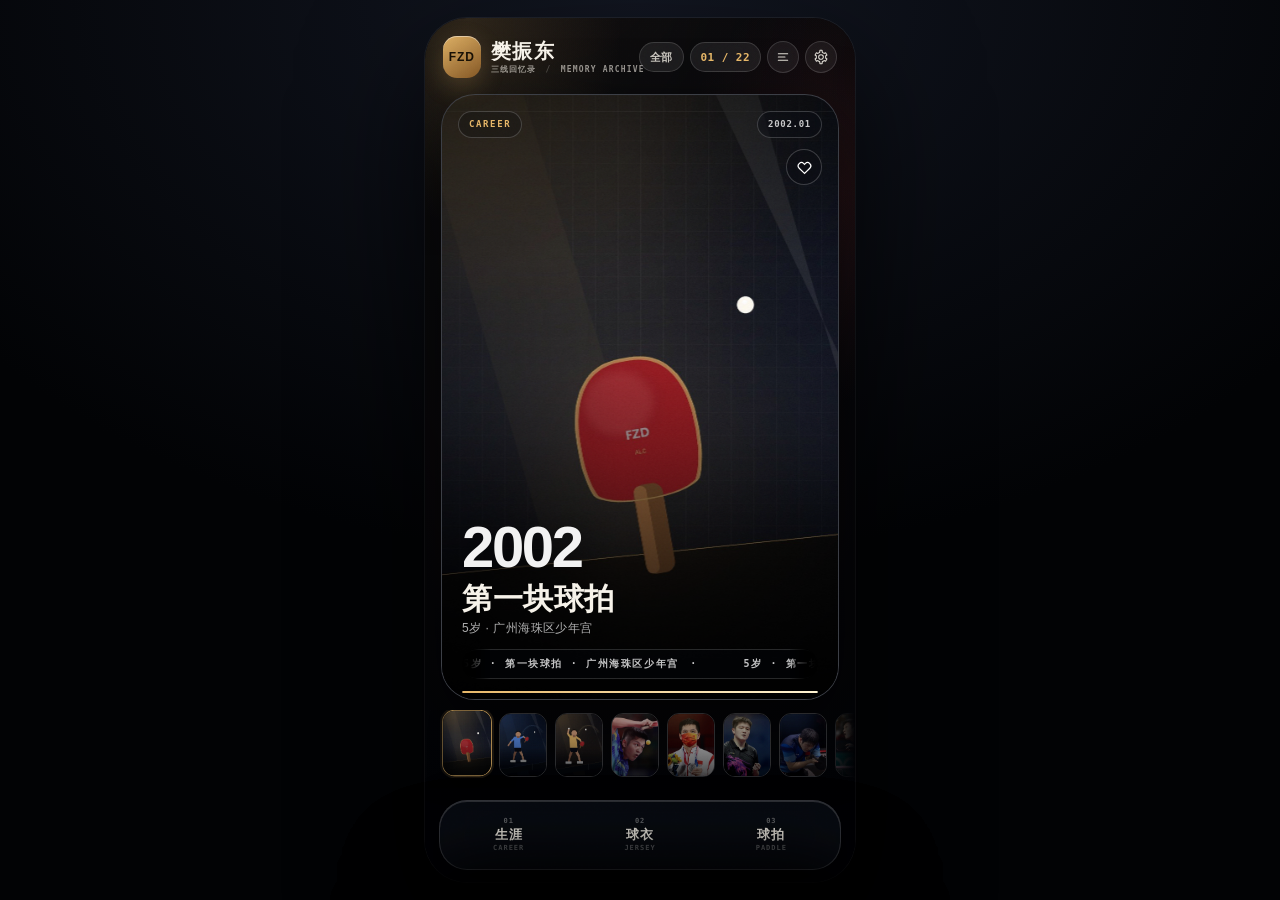
<file: web/index.html>
<!DOCTYPE html>
<html lang="zh-CN">
<head>
  <meta charset="UTF-8" />
  <meta name="viewport" content="width=device-width, initial-scale=1, viewport-fit=cover, user-scalable=no" />
  <meta name="theme-color" content="#06070c" />
  <meta name="apple-mobile-web-app-capable" content="yes" />
  <meta name="apple-mobile-web-app-status-bar-style" content="black-translucent" />
  <meta name="apple-mobile-web-app-title" content="樊振东" />
  <meta name="description" content="樊振东 · 三线回忆录：生涯、球衣与球拍的数字记忆档案。" />
  <link rel="manifest" href="manifest.webmanifest" />
  <link rel="apple-touch-icon" href="assets/icon-192.png" />
  <link rel="stylesheet" href="styles.css" />
  <title>樊振东 · 三线回忆录</title>
</head>
<body>
  <div class="app" id="app">
    <div class="ambient" id="ambient"></div>
    <div class="ambient-tint"></div>
    <div class="grain"></div>

    <header class="topbar">
      <div class="brand">
        <span class="brand-mark">FZD</span>
        <div class="brand-copy">
          <h1>樊振东</h1>
          <p>三线回忆录 <span>/</span> MEMORY ARCHIVE</p>
        </div>
      </div>
      <div class="top-actions">
        <button class="glass-pill" id="allBtn" type="button">全部</button>
        <span class="progress-pill" id="progressText">01 / 22</span>
        <button class="icon-btn" id="timelineBtn" aria-label="时间线" type="button">
          <svg viewBox="0 0 24 24"><path d="M5 7h14M5 12h10M5 17h14"/></svg>
        </button>
        <button class="icon-btn" id="settingsBtn" aria-label="设置" type="button">
          <svg viewBox="0 0 24 24"><path d="M12 8.5A3.5 3.5 0 1 0 12 15.5A3.5 3.5 0 1 0 12 8.5M19 12c0-.5 0-1-.1-1.5l2-1.5-2-3.4-2.3 1a7 7 0 0 0-2.6-1.5L13.6 2h-3.2l-.4 3.1A7 7 0 0 0 7.4 6.6l-2.3-1-2 3.4 2 1.5a7 7 0 0 0 0 3l-2 1.5 2 3.4 2.3-1a7 7 0 0 0 2.6 1.5l.4 3.1h3.2l.4-3.1a7 7 0 0 0 2.6-1.5l2.3 1 2-3.4-2-1.5c.1-.5.1-1 .1-1.5Z"/></svg>
        </button>
      </div>
    </header>

    <main class="stage">
      <section class="hero-shell">
        <div class="hero-card" id="heroCard" role="button" tabindex="0" aria-label="打开当前回忆">
          <img id="heroImg" class="hero-img" alt="" />
          <div class="hero-shade"></div>
          <div class="hero-top">
            <span class="line-tag" id="heroLine">CAREER</span>
            <span class="date-tag" id="heroDate">2002.01</span>
          </div>
          <button class="fav-btn" id="favBtn" type="button" aria-label="收藏">
            <svg viewBox="0 0 24 24"><path d="M12 20.3 4.5 13a4.6 4.6 0 0 1 0-6.5 4.6 4.6 0 0 1 6.5 0l1 1 1-1a4.6 4.6 0 0 1 6.5 0 4.6 4.6 0 0 1 0 6.5Z"/></svg>
          </button>
          <div class="hero-bottom">
            <div class="hero-year" id="heroYear">2002</div>
            <h2 id="heroTitle">第一块球拍</h2>
            <p id="heroSubtitle">5岁 · 广州海珠区少年宫</p>
            <div class="marquee" aria-hidden="true"><div class="marquee-track" id="marqueeTrack"></div></div>
          </div>
          <div class="progress-line"><span id="progressLine"></span></div>
        </div>
      </section>

      <div class="filmstrip-wrap">
        <div class="filmstrip" id="filmstrip"></div>
      </div>
    </main>

    <nav class="dock" aria-label="回忆线选择">
      <button class="dock-btn" data-line="career" type="button">
        <span class="dock-no">01</span><span class="dock-label">生涯</span><span class="dock-en">CAREER</span>
      </button>
      <button class="dock-btn" data-line="jersey" type="button">
        <span class="dock-no">02</span><span class="dock-label">球衣</span><span class="dock-en">JERSEY</span>
      </button>
      <button class="dock-btn" data-line="paddle" type="button">
        <span class="dock-no">03</span><span class="dock-label">球拍</span><span class="dock-en">PADDLE</span>
      </button>
    </nav>

    <div class="toast" id="toast"></div>
  </div>

  <div class="backdrop" id="backdrop"></div>

  <aside class="sheet detail-sheet" id="detailSheet" aria-hidden="true">
    <div class="sheet-handle"></div>
    <button class="sheet-close" data-close type="button" aria-label="关闭">×</button>
    <div class="detail-scroll" id="detailScroll">
      <div class="detail-hero">
        <img id="detailImg" alt="" />
        <div class="detail-hero-shade"></div>
        <div class="detail-hero-meta">
          <span class="line-tag" id="detailLine">CAREER</span>
          <span class="date-tag" id="detailDate">2002.01</span>
        </div>
        <div class="detail-hero-title">
          <span id="detailYear">2002</span>
          <h2 id="detailTitle">第一块球拍</h2>
        </div>
      </div>
      <div class="detail-body">
        <p class="detail-sub" id="detailSubtitle"></p>
        <p class="detail-desc" id="detailDesc"></p>
        <blockquote id="detailQuote"></blockquote>
        <div class="detail-tags" id="detailTags"></div>
        <div class="detail-extra" id="detailExtra"></div>
        <div class="note-card">
          <div class="note-head"><span>我的回忆手记</span><span id="noteStatus">自动保存</span></div>
          <textarea id="noteInput" rows="4" maxlength="240" placeholder="写下你与这段记忆的连接…"></textarea>
          <div class="note-actions">
            <button id="saveNoteBtn" class="primary-btn" type="button">保存手记</button>
            <button id="detailFavBtn" class="ghost-btn" type="button">收藏这段</button>
          </div>
        </div>
        <div class="detail-source" id="detailSource"></div>
        <div class="detail-nav">
          <button id="prevBtn" type="button">← 上一段</button>
          <button id="nextBtn" type="button">下一段 →</button>
        </div>
      </div>
    </div>
  </aside>

  <aside class="sheet timeline-sheet" id="timelineSheet" aria-hidden="true">
    <div class="sheet-handle"></div>
    <button class="sheet-close" data-close type="button" aria-label="关闭">×</button>
    <div class="sheet-head">
      <p class="eyebrow">THE LONG VIEW</p>
      <h2>一条时间线</h2>
      <p class="sheet-desc">把 22 段记忆按时间排好，从第一块球拍到当下。</p>
    </div>
    <div class="timeline-filters" id="timelineFilters">
      <button class="chip active" data-tl="all" type="button">全部</button>
      <button class="chip" data-tl="career" type="button">生涯</button>
      <button class="chip" data-tl="jersey" type="button">球衣</button>
      <button class="chip" data-tl="paddle" type="button">球拍</button>
    </div>
    <div class="timeline-list" id="timelineList"></div>
  </aside>

  <aside class="sheet settings-sheet" id="settingsSheet" aria-hidden="true">
    <div class="sheet-handle"></div>
    <button class="sheet-close" data-close type="button" aria-label="关闭">×</button>
    <div class="sheet-head">
      <p class="eyebrow">SETTINGS</p>
      <h2>回忆设置</h2>
    </div>
    <div class="settings-body">
      <label class="setting-row">
        <span><strong>减少动态效果</strong><small>关闭自动播放与流动字幕</small></span>
        <input type="checkbox" id="motionToggle" />
        <i class="switch"></i>
      </label>
      <button class="setting-row as-button" id="clearDataBtn" type="button">
        <span><strong>清空收藏与手记</strong><small>只清除本地数据，不影响照片</small></span>
        <span class="chevron">›</span>
      </button>
      <div class="journey-card">
        <div class="journey-head"><span>探索进度</span><strong id="journeyCount">0 / 22</strong></div>
        <div class="journey-bar"><span id="journeyBar"></span></div>
        <p id="journeyHint">继续探索，解锁隐藏回忆。</p>
        <p id="achievementText" class="achievement"></p>
      </div>
      <div class="about-card">
        <p class="eyebrow">ABOUT THIS ARCHIVE</p>
        <p>这是一份独立完成的课程作品，以“生涯 / 球衣 / 球拍”三条线回看樊振东。照片来自公开报道，仅用于课程学习；插画与界面为原创。</p>
        <p class="credit-line">Photo credits: 新华社 / 人民日报 / 新浪体育 / 萨尔布吕肯俱乐部。版权归原作者所有。</p>
        <p class="credit-line">Fan Zhendong Memory Archive · 2026 · v1.0</p>
      </div>
    </div>
  </aside>

  <script src="data.js"></script>
  <script src="app.js"></script>
</body>
</html>
</file>
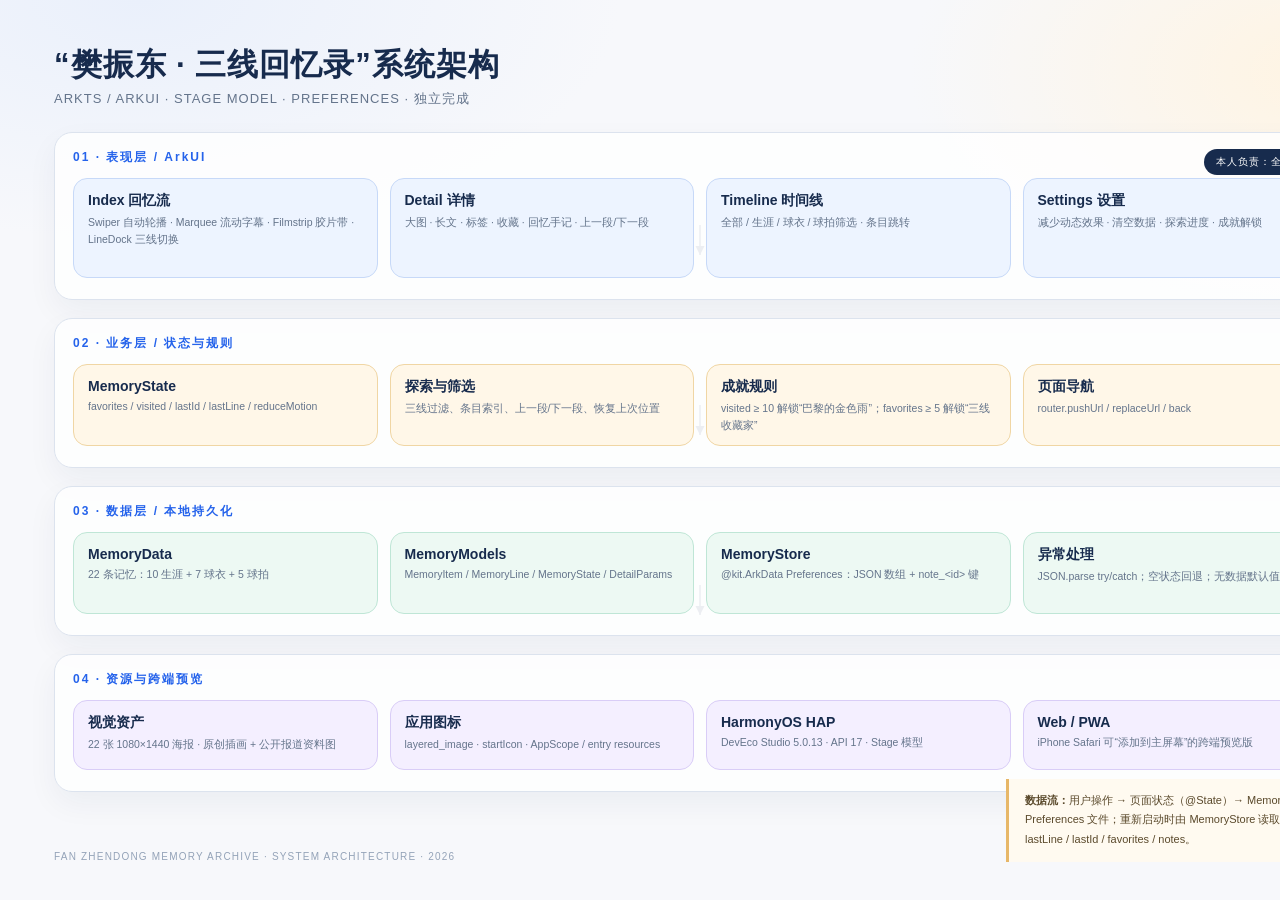
<file: docs/architecture.html>
<!DOCTYPE html>
<html lang="zh-CN"><head><meta charset="utf-8"><style>
*{box-sizing:border-box}body{margin:0;background:#f7f8fb;font-family:"Microsoft YaHei","PingFang SC",sans-serif;color:#172b4d}
.canvas{width:1400px;height:900px;padding:44px 54px;position:relative;background:
 radial-gradient(800px 400px at 10% 0%, #eaf0fb, transparent 60%),
 radial-gradient(700px 400px at 95% 8%, #fff4e2, transparent 60%), #f7f8fb;}
h1{font-size:31px;margin:0 0 4px;letter-spacing:1px}p.sub{margin:0 0 24px;color:#64748b;font-size:13px;letter-spacing:1px}
.layer{position:relative;border-radius:18px;border:1px solid #dce3ee;background:rgba(255,255,255,.82);padding:16px 18px;margin-bottom:18px;box-shadow:0 12px 30px rgba(23,43,77,.05)}
.layer h2{font-size:12px;margin:0 0 12px;color:#2563eb;letter-spacing:2px}
.row{display:flex;gap:12px;align-items:stretch}
.box{flex:1;border-radius:14px;padding:13px 14px;background:#fff;border:1px solid #dfe6f1;min-height:62px}
.box strong{display:block;font-size:14px;margin-bottom:4px}.box span{display:block;font-size:10.5px;color:#64748b;line-height:1.6}
.blue{background:#edf4ff;border-color:#c7d9f8}.gold{background:#fff7e8;border-color:#f0d6a4}.green{background:#edf9f3;border-color:#bfe6d6}.violet{background:#f4efff;border-color:#d9cdf7}
.badge{position:absolute;right:18px;top:16px;background:#172b4d;color:#fff;border-radius:999px;padding:6px 12px;font-size:10px;letter-spacing:1px}
.note{position:absolute;right:54px;bottom:38px;width:340px;border-left:3px solid #e7b768;background:#fffaf0;border-radius:0 12px 12px 0;padding:12px 16px;font-size:11px;line-height:1.8;color:#5b4a2c}
.footer{position:absolute;left:54px;bottom:38px;font-size:10px;color:#94a3b8;letter-spacing:1.2px}
svg{position:absolute;inset:0;width:1400px;height:900px;pointer-events:none;z-index:0}
</style></head><body><div class="canvas">
<svg>
<defs><marker id="a" markerWidth="8" markerHeight="8" refX="6" refY="3" orient="auto"><path d="M0,0 L6,3 L0,6" fill="#94a3b8"/></marker></defs>
<path d="M700 225 L700 255" stroke="#94a3b8" stroke-width="1.5" marker-end="url(#a)"/>
<path d="M700 405 L700 435" stroke="#94a3b8" stroke-width="1.5" marker-end="url(#a)"/>
<path d="M700 585 L700 615" stroke="#94a3b8" stroke-width="1.5" marker-end="url(#a)"/>
</svg>
<h1>“樊振东 · 三线回忆录”系统架构</h1>
<p class="sub">ARKTS / ARKUI · STAGE MODEL · PREFERENCES · 独立完成</p>

<div class="layer" style="height:168px">
  <div class="badge">本人负责：全部模块</div>
  <h2>01 · 表现层 / ArkUI</h2>
  <div class="row" style="height:100px">
    <div class="box blue"><strong>Index 回忆流</strong><span>Swiper 自动轮播 · Marquee 流动字幕 · Filmstrip 胶片带 · LineDock 三线切换</span></div>
    <div class="box blue"><strong>Detail 详情</strong><span>大图 · 长文 · 标签 · 收藏 · 回忆手记 · 上一段/下一段</span></div>
    <div class="box blue"><strong>Timeline 时间线</strong><span>全部 / 生涯 / 球衣 / 球拍筛选 · 条目跳转</span></div>
    <div class="box blue"><strong>Settings 设置</strong><span>减少动态效果 · 清空数据 · 探索进度 · 成就解锁</span></div>
  </div>
</div>

<div class="layer" style="height:150px">
  <h2>02 · 业务层 / 状态与规则</h2>
  <div class="row" style="height:82px">
    <div class="box gold"><strong>MemoryState</strong><span>favorites / visited / lastId / lastLine / reduceMotion</span></div>
    <div class="box gold"><strong>探索与筛选</strong><span>三线过滤、条目索引、上一段/下一段、恢复上次位置</span></div>
    <div class="box gold"><strong>成就规则</strong><span>visited ≥ 10 解锁“巴黎的金色雨”；favorites ≥ 5 解锁“三线收藏家”</span></div>
    <div class="box gold"><strong>页面导航</strong><span>router.pushUrl / replaceUrl / back</span></div>
  </div>
</div>

<div class="layer" style="height:150px">
  <h2>03 · 数据层 / 本地持久化</h2>
  <div class="row" style="height:82px">
    <div class="box green"><strong>MemoryData</strong><span>22 条记忆：10 生涯 + 7 球衣 + 5 球拍</span></div>
    <div class="box green"><strong>MemoryModels</strong><span>MemoryItem / MemoryLine / MemoryState / DetailParams</span></div>
    <div class="box green"><strong>MemoryStore</strong><span>@kit.ArkData Preferences：JSON 数组 + note_&lt;id&gt; 键</span></div>
    <div class="box green"><strong>异常处理</strong><span>JSON.parse try/catch；空状态回退；无数据默认值</span></div>
  </div>
</div>

<div class="layer" style="height:138px;margin-bottom:0">
  <h2>04 · 资源与跨端预览</h2>
  <div class="row" style="height:70px">
    <div class="box violet"><strong>视觉资产</strong><span>22 张 1080×1440 海报 · 原创插画 + 公开报道资料图</span></div>
    <div class="box violet"><strong>应用图标</strong><span>layered_image · startIcon · AppScope / entry resources</span></div>
    <div class="box violet"><strong>HarmonyOS HAP</strong><span>DevEco Studio 5.0.13 · API 17 · Stage 模型</span></div>
    <div class="box violet"><strong>Web / PWA</strong><span>iPhone Safari 可“添加到主屏幕”的跨端预览版</span></div>
  </div>
</div>

<div class="note"><b>数据流：</b>用户操作 → 页面状态（@State）→ MemoryStore → Preferences 文件；重新启动时由 MemoryStore 读取并恢复 lastLine / lastId / favorites / notes。</div>
<div class="footer">FAN ZHENDONG MEMORY ARCHIVE · SYSTEM ARCHITECTURE · 2026</div>
</div></body></html>
</file>
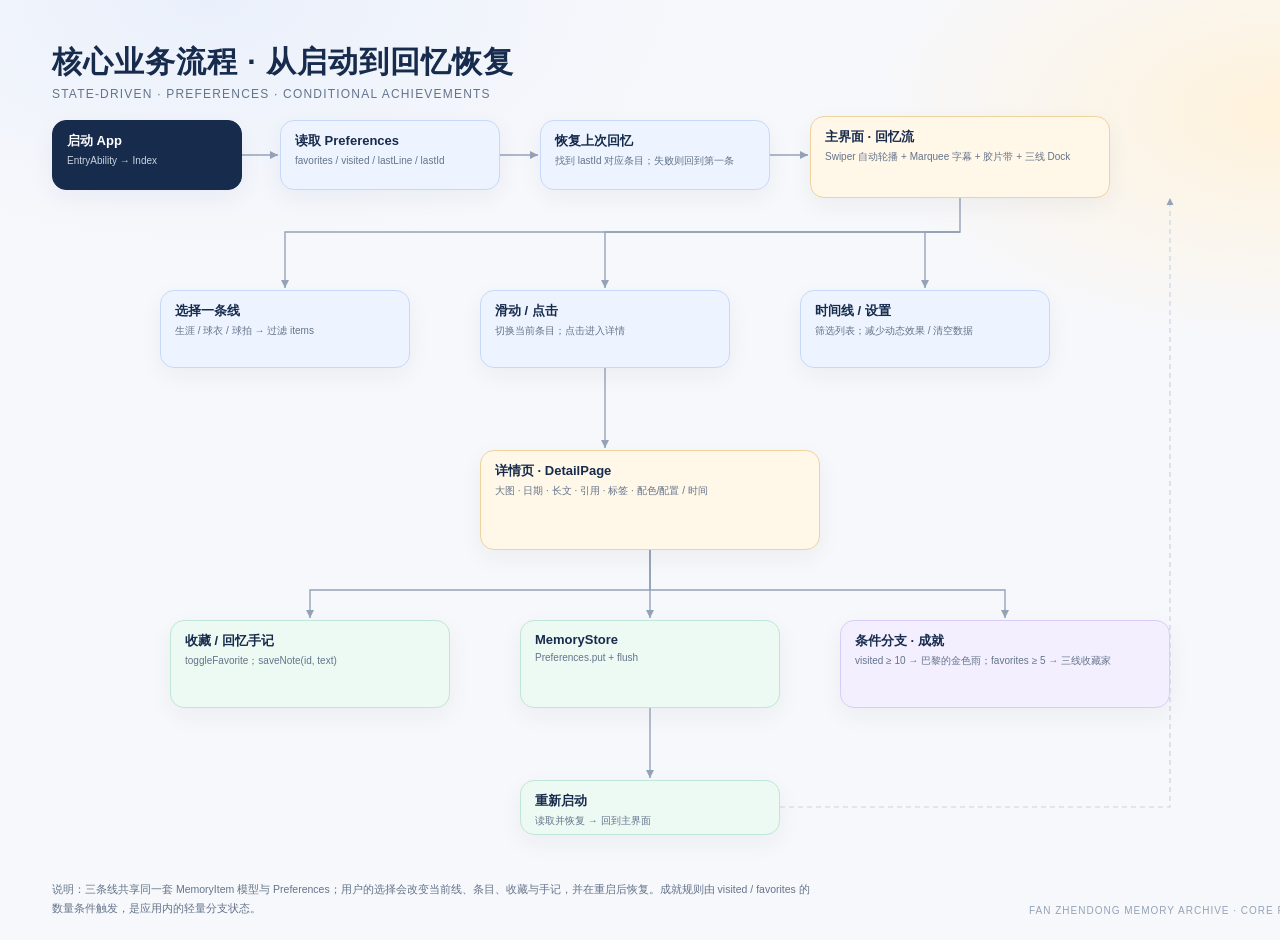
<file: docs/flow.html>
<!DOCTYPE html>
<html lang="zh-CN"><head><meta charset="utf-8"><style>
*{box-sizing:border-box}body{margin:0;background:#f7f8fb;font-family:"Microsoft YaHei","PingFang SC",sans-serif;color:#172b4d}
.canvas{width:1400px;height:940px;position:relative;padding:42px 52px;background:
 radial-gradient(800px 420px at 15% 0%, #eaf0fb, transparent 60%),
 radial-gradient(680px 380px at 92% 12%, #fff2db, transparent 60%), #f7f8fb;}
h1{font-size:30px;margin:0 0 4px;letter-spacing:1px}p.sub{margin:0 0 20px;font-size:12px;color:#64748b;letter-spacing:1.2px}
.box{position:absolute;border-radius:14px;padding:11px 14px;background:#fff;border:1px solid #dfe6f1;box-shadow:0 8px 24px rgba(23,43,77,.05);z-index:2}
.box b{display:block;font-size:13px;margin-bottom:3px}.box span{display:block;font-size:10px;line-height:1.55;color:#64748b}
.start{background:#172b4d;color:#fff;border-color:#172b4d}.start span{color:#cbd5e1}
.gold{background:#fff7e8;border-color:#efd39e}.blue{background:#edf4ff;border-color:#c7d9f8}.green{background:#edf9f3;border-color:#bfe6d6}.violet{background:#f4efff;border-color:#d9cdf7}
.note{position:absolute;left:52px;bottom:22px;width:760px;font-size:10.5px;line-height:1.8;color:#64748b}
.legend{position:absolute;right:52px;bottom:24px;font-size:10px;color:#94a3b8;letter-spacing:1px}
svg{position:absolute;inset:0;width:1400px;height:940px;pointer-events:none;z-index:1}
</style></head><body><div class="canvas">
<svg>
<defs><marker id="a" markerWidth="8" markerHeight="8" refX="6" refY="3" orient="auto"><path d="M0,0 L6,3 L0,6" fill="#94a3b8"/></marker></defs>
<path d="M242 155 H278" stroke="#94a3b8" stroke-width="1.4" marker-end="url(#a)" fill="none"/>
<path d="M500 155 H538" stroke="#94a3b8" stroke-width="1.4" marker-end="url(#a)" fill="none"/>
<path d="M770 155 H808" stroke="#94a3b8" stroke-width="1.4" marker-end="url(#a)" fill="none"/>
<path d="M960 198 V232 H285 V288" stroke="#94a3b8" stroke-width="1.4" marker-end="url(#a)" fill="none"/>
<path d="M960 232 H605 V288" stroke="#94a3b8" stroke-width="1.4" marker-end="url(#a)" fill="none"/>
<path d="M960 232 H925 V288" stroke="#94a3b8" stroke-width="1.4" marker-end="url(#a)" fill="none"/>
<path d="M605 368 V448" stroke="#94a3b8" stroke-width="1.4" marker-end="url(#a)" fill="none"/>
<path d="M650 550 V590 H310 V618" stroke="#94a3b8" stroke-width="1.4" marker-end="url(#a)" fill="none"/>
<path d="M650 550 V618" stroke="#94a3b8" stroke-width="1.4" marker-end="url(#a)" fill="none"/>
<path d="M650 550 V590 H1005 V618" stroke="#94a3b8" stroke-width="1.4" marker-end="url(#a)" fill="none"/>
<path d="M650 708 V778" stroke="#94a3b8" stroke-width="1.4" marker-end="url(#a)" fill="none"/>
<path d="M780 807 H1170 V198" stroke="#cbd5e1" stroke-width="1.2" stroke-dasharray="5 4" fill="none" marker-end="url(#a)"/>
</svg>

<h1>核心业务流程 · 从启动到回忆恢复</h1>
<p class="sub">STATE-DRIVEN · PREFERENCES · CONDITIONAL ACHIEVEMENTS</p>

<div class="box start" style="left:52px;top:120px;width:190px;height:70px"><b>启动 App</b><span>EntryAbility → Index</span></div>
<div class="box blue" style="left:280px;top:120px;width:220px;height:70px"><b>读取 Preferences</b><span>favorites / visited / lastLine / lastId</span></div>
<div class="box blue" style="left:540px;top:120px;width:230px;height:70px"><b>恢复上次回忆</b><span>找到 lastId 对应条目；失败则回到第一条</span></div>
<div class="box gold" style="left:810px;top:116px;width:300px;height:82px"><b>主界面 · 回忆流</b><span>Swiper 自动轮播 + Marquee 字幕 + 胶片带 + 三线 Dock</span></div>

<div class="box blue" style="left:160px;top:290px;width:250px;height:78px"><b>选择一条线</b><span>生涯 / 球衣 / 球拍 → 过滤 items</span></div>
<div class="box blue" style="left:480px;top:290px;width:250px;height:78px"><b>滑动 / 点击</b><span>切换当前条目；点击进入详情</span></div>
<div class="box blue" style="left:800px;top:290px;width:250px;height:78px"><b>时间线 / 设置</b><span>筛选列表；减少动态效果 / 清空数据</span></div>

<div class="box gold" style="left:480px;top:450px;width:340px;height:100px"><b>详情页 · DetailPage</b><span>大图 · 日期 · 长文 · 引用 · 标签 · 配色/配置 / 时间</span></div>

<div class="box green" style="left:170px;top:620px;width:280px;height:88px"><b>收藏 / 回忆手记</b><span>toggleFavorite；saveNote(id, text)</span></div>
<div class="box green" style="left:520px;top:620px;width:260px;height:88px"><b>MemoryStore</b><span>Preferences.put + flush</span></div>
<div class="box violet" style="left:840px;top:620px;width:330px;height:88px"><b>条件分支 · 成就</b><span>visited ≥ 10 → 巴黎的金色雨；favorites ≥ 5 → 三线收藏家</span></div>

<div class="box green" style="left:520px;top:780px;width:260px;height:55px"><b>重新启动</b><span>读取并恢复 → 回到主界面</span></div>

<div class="note">说明：三条线共享同一套 MemoryItem 模型与 Preferences；用户的选择会改变当前线、条目、收藏与手记，并在重启后恢复。成就规则由 visited / favorites 的数量条件触发，是应用内的轻量分支状态。</div>
<div class="legend">FAN ZHENDONG MEMORY ARCHIVE · CORE FLOW · 2026</div>
</div></body></html>
</file>
<file: web/styles.css>
﻿:root {
  --bg: #06070c;
  --ink: #f6f2e9;
  --muted: rgba(246, 242, 233, .58);
  --line: rgba(255, 255, 255, .14);
  --gold: #e7b768;
  --red: #d24a4e;
  --jade: #59b89a;
  --blue: #8fc3ff;
  --ease: cubic-bezier(.22, .8, .2, 1);
}

* { box-sizing: border-box; -webkit-tap-highlight-color: transparent; }
html, body { height: 100%; }
body {
  margin: 0;
  background: #030407;
  color: var(--ink);
  font-family: -apple-system, BlinkMacSystemFont, "SF Pro Display", "HarmonyOS Sans SC",
    "PingFang SC", "Microsoft YaHei", sans-serif;
  overflow: hidden;
}
button, textarea, input { font: inherit; }
button { color: inherit; border: 0; background: none; cursor: pointer; }

.app {
  position: relative;
  width: min(100vw, 430px);
  height: 100dvh;
  margin: 0 auto;
  overflow: hidden;
  background: var(--bg);
  isolation: isolate;
}
@media (min-width: 600px) {
  body { display: grid; place-items: center; background: radial-gradient(1200px 800px at 50% 0%, #121621, #020305 70%); }
  .app {
    height: min(920px, 96dvh);
    border-radius: 42px;
    box-shadow: 0 50px 120px rgba(0, 0, 0, .7), 0 0 0 1px rgba(255, 255, 255, .07);
  }
}

.ambient {
  position: absolute;
  inset: -18%;
  background-size: cover;
  background-position: center;
  filter: blur(58px) saturate(1.3) brightness(.42);
  transform: scale(1.18);
  transition: background-image .8s var(--ease), opacity .6s;
  opacity: .9;
  z-index: -3;
}
.ambient::after {
  content: "";
  position: absolute;
  inset: 0;
  background: radial-gradient(70% 60% at 50% 18%, transparent 0%, rgba(3, 4, 7, .48) 70%, #030407 100%);
}
.ambient-tint {
  position: absolute;
  inset: 0;
  z-index: -2;
  background:
    radial-gradient(60% 40% at 10% 0%, rgba(231, 183, 104, .14), transparent 60%),
    radial-gradient(55% 38% at 95% 20%, rgba(210, 74, 78, .12), transparent 65%),
    linear-gradient(180deg, rgba(3, 4, 7, .08), rgba(3, 4, 7, .72) 74%, #030407 100%);
}
.grain {
  position: absolute;
  inset: 0;
  z-index: 10;
  pointer-events: none;
  opacity: .06;
  background-image: url("data:image/svg+xml,%3Csvg viewBox='0 0 220 220' xmlns='http://www.w3.org/2000/svg'%3E%3Cfilter id='n'%3E%3CfeTurbulence type='fractalNoise' baseFrequency='.92' numOctaves='4' stitchTiles='stitch'/%3E%3C/filter%3E%3Crect width='100%25' height='100%25' filter='url(%23n)' opacity='.8'/%3E%3C/svg%3E");
  mix-blend-mode: soft-light;
}

.topbar {
  position: relative;
  z-index: 6;
  display: flex;
  align-items: center;
  justify-content: space-between;
  gap: 10px;
  padding: max(18px, env(safe-area-inset-top)) 18px 8px;
}
.brand { display: flex; align-items: center; gap: 10px; min-width: 0; }
.brand-mark {
  width: 42px; height: 42px;
  display: grid; place-items: center;
  border-radius: 14px;
  background: linear-gradient(145deg, rgba(231, 183, 104, .95), rgba(164, 106, 42, .75));
  color: #171006;
  font: 800 12px/1 "SF Pro Display", "Bahnschrift", sans-serif;
  letter-spacing: .08em;
  box-shadow: inset 0 1px 0 rgba(255, 255, 255, .45), 0 8px 24px rgba(231, 183, 104, .22);
}
.brand-copy { min-width: 0; }
.brand-copy h1 { margin: 0; font-size: 20px; line-height: 1.1; letter-spacing: .08em; font-weight: 700; }
.brand-copy p {
  margin: 4px 0 0;
  font: 600 8px/1.1 "SF Mono", "Bahnschrift", monospace;
  letter-spacing: .15em;
  color: var(--muted);
  white-space: nowrap;
}
.brand-copy p span { opacity: .4; margin: 0 3px; }
.top-actions { display: flex; align-items: center; gap: 6px; flex-shrink: 0; }
.glass-pill, .progress-pill {
  height: 30px;
  display: inline-flex;
  align-items: center;
  justify-content: center;
  padding: 0 10px;
  border-radius: 999px;
  border: 1px solid var(--line);
  background: rgba(255, 255, 255, .07);
  -webkit-backdrop-filter: blur(18px) saturate(150%);
  backdrop-filter: blur(18px) saturate(150%);
  color: rgba(246, 242, 233, .8);
  font: 600 11px/1 "SF Mono", "Bahnschrift", monospace;
  letter-spacing: .04em;
}
.glass-pill { cursor: pointer; }
.glass-pill:active { transform: scale(.96); }
.progress-pill { min-width: 54px; color: var(--gold); }
.icon-btn {
  width: 32px; height: 32px;
  display: grid; place-items: center;
  border-radius: 50%;
  border: 1px solid var(--line);
  background: rgba(255, 255, 255, .06);
  -webkit-backdrop-filter: blur(18px);
  backdrop-filter: blur(18px);
}
.icon-btn svg { width: 16px; height: 16px; fill: none; stroke: currentColor; stroke-width: 1.6; stroke-linecap: round; stroke-linejoin: round; opacity: .9; }
.icon-btn:active { transform: scale(.93); }

.stage {
  position: relative;
  z-index: 4;
  height: calc(100% - 162px);
  padding: 8px 16px 0;
  display: flex;
  flex-direction: column;
  min-height: 0;
}
.hero-shell {
  position: relative;
  flex: 1;
  min-height: 0;
  display: flex;
  align-items: center;
  justify-content: center;
  padding-bottom: 10px;
}
.hero-card {
  position: relative;
  width: 100%;
  height: 100%;
  max-height: 620px;
  border-radius: 34px;
  overflow: hidden;
  text-align: left;
  border: 1px solid rgba(255, 255, 255, .18);
  background: #10131c;
  box-shadow: 0 28px 70px rgba(0, 0, 0, .58), inset 0 1px 0 rgba(255, 255, 255, .2);
  transform: translateZ(0);
  transition: transform .45s var(--ease), box-shadow .45s var(--ease);
  outline: none;
}
.hero-card:active { transform: scale(.985); }
.hero-card:focus-visible { box-shadow: 0 0 0 2px var(--gold), 0 28px 70px rgba(0, 0, 0, .58); }
.hero-card.swap .hero-img { animation: heroSwap .8s var(--ease); }
.hero-img {
  position: absolute;
  inset: 0;
  width: 100%;
  height: 100%;
  object-fit: cover;
  transform-origin: 52% 40%;
  animation: kenburns 16s ease-in-out infinite alternate;
  will-change: transform;
}
.hero-shade {
  position: absolute;
  inset: 0;
  background:
    linear-gradient(180deg, rgba(0, 0, 0, .4), transparent 28%, transparent 46%, rgba(0, 0, 0, .18) 58%, rgba(0, 0, 0, .92) 100%),
    linear-gradient(90deg, rgba(0, 0, 0, .28), transparent 45%);
}
.hero-top {
  position: absolute;
  top: 16px; left: 16px; right: 16px;
  display: flex;
  align-items: center;
  justify-content: space-between;
  gap: 8px;
}
.line-tag, .date-tag {
  display: inline-flex;
  align-items: center;
  height: 27px;
  padding: 0 10px;
  border-radius: 999px;
  border: 1px solid rgba(255, 255, 255, .18);
  background: rgba(12, 14, 20, .3);
  -webkit-backdrop-filter: blur(16px) saturate(160%);
  backdrop-filter: blur(16px) saturate(160%);
  font: 700 9px/1 "SF Mono", "Bahnschrift", monospace;
  letter-spacing: .18em;
  color: var(--gold);
  text-transform: uppercase;
}
.date-tag { color: rgba(255, 255, 255, .78); letter-spacing: .08em; }
.fav-btn {
  position: absolute;
  top: 54px; right: 16px;
  width: 36px; height: 36px;
  display: grid; place-items: center;
  border-radius: 50%;
  border: 1px solid rgba(255, 255, 255, .2);
  background: rgba(10, 12, 18, .3);
  -webkit-backdrop-filter: blur(18px);
  backdrop-filter: blur(18px);
  z-index: 3;
  transition: transform .25s var(--ease), background .25s;
}
.fav-btn svg { width: 17px; height: 17px; fill: transparent; stroke: #fff; stroke-width: 1.7; transition: fill .25s, stroke .25s; }
.fav-btn.active svg { fill: var(--gold); stroke: var(--gold); }
.fav-btn.active { background: rgba(231, 183, 104, .18); }
.fav-btn:active { transform: scale(.88); }
.hero-bottom {
  position: absolute;
  left: 0; right: 0; bottom: 0;
  padding: 22px 20px 20px;
}
.hero-year {
  font: 800 58px/.82 "SF Pro Display", "Bahnschrift", sans-serif;
  letter-spacing: -.04em;
  color: rgba(255, 255, 255, .95);
  text-shadow: 0 8px 30px rgba(0, 0, 0, .5);
}
.hero-bottom h2 {
  margin: 12px 0 4px;
  font-size: 30px;
  line-height: 1.12;
  letter-spacing: .02em;
  font-weight: 750;
  text-shadow: 0 8px 30px rgba(0, 0, 0, .45);
}
.hero-bottom > p {
  margin: 0 0 12px;
  font-size: 12px;
  color: rgba(255, 255, 255, .68);
  letter-spacing: .04em;
}
.marquee {
  position: relative;
  width: 100%;
  height: 30px;
  overflow: hidden;
  border-radius: 999px;
  border: 1px solid rgba(255, 255, 255, .14);
  background: rgba(8, 10, 15, .36);
  -webkit-backdrop-filter: blur(16px);
  backdrop-filter: blur(16px);
  mask-image: linear-gradient(90deg, transparent, #000 8%, #000 92%, transparent);
}
.marquee-track {
  display: flex;
  align-items: center;
  width: max-content;
  height: 100%;
  animation: marquee 28s linear infinite;
  will-change: transform;
}
.marquee-track span {
  display: inline-block;
  padding-right: 34px;
  font: 600 10px/1 "SF Mono", "Bahnschrift", monospace;
  letter-spacing: .16em;
  color: rgba(255, 255, 255, .76);
  white-space: nowrap;
}
.progress-line {
  position: absolute;
  left: 20px; right: 20px; bottom: 6px;
  height: 2px;
  border-radius: 2px;
  background: rgba(255, 255, 255, .14);
  overflow: hidden;
}
.progress-line span {
  display: block;
  width: 0;
  height: 100%;
  border-radius: inherit;
  background: linear-gradient(90deg, var(--gold), #fff3d2);
}
.progress-line span.run { animation: progress 6.8s linear forwards; }
.tap-hint {
  position: absolute;
  right: 18px; bottom: 16px;
  font-size: 8px;
  color: rgba(255, 255, 255, .38);
  letter-spacing: .12em;
  pointer-events: none;
}

.filmstrip-wrap {
  position: relative;
  height: 78px;
  flex-shrink: 0;
  margin: 0 -16px;
  padding: 2px 0 10px;
  overflow: hidden;
  mask-image: linear-gradient(90deg, transparent, #000 7%, #000 93%, transparent);
}
.filmstrip {
  display: flex;
  align-items: center;
  gap: 8px;
  width: max-content;
  height: 100%;
  padding: 0 18px;
  animation: film 82s linear infinite;
  will-change: transform;
}
.filmstrip:hover, .filmstrip:focus-within { animation-play-state: paused; }
.film-thumb {
  position: relative;
  flex: 0 0 48px;
  height: 64px;
  border-radius: 12px;
  overflow: hidden;
  opacity: .72;
  border: 1px solid rgba(255, 255, 255, .22);
  transition: opacity .3s, border-color .3s, transform .3s var(--ease);
  padding: 0;
}
.film-thumb img { width: 100%; height: 100%; object-fit: cover; display: block; }
.film-thumb::after {
  content: "";
  position: absolute; inset: 0;
  background: linear-gradient(180deg, transparent 40%, rgba(0, 0, 0, .55));
}
.film-thumb.active {
  opacity: 1;
  border-color: rgba(231, 183, 104, .75);
  transform: translateY(-2px) scale(1.04);
  box-shadow: 0 10px 24px rgba(0, 0, 0, .4), 0 0 0 2px rgba(231, 183, 104, .12);
}
.film-thumb:active { transform: scale(.95); }

.dock {
  position: absolute;
  left: 14px; right: 14px;
  bottom: max(12px, env(safe-area-inset-bottom));
  z-index: 8;
  height: 70px;
  display: grid;
  grid-template-columns: repeat(3, 1fr);
  gap: 6px;
  padding: 6px;
  border-radius: 28px;
  border: 1px solid rgba(255, 255, 255, .16);
  background: rgba(18, 20, 28, .55);
  -webkit-backdrop-filter: blur(28px) saturate(170%);
  backdrop-filter: blur(28px) saturate(170%);
  box-shadow: 0 20px 50px rgba(0, 0, 0, .48), inset 0 1px 0 rgba(255, 255, 255, .14);
}
.dock-btn {
  position: relative;
  display: flex;
  flex-direction: column;
  align-items: center;
  justify-content: center;
  gap: 1px;
  border-radius: 22px;
  border: 1px solid transparent;
  transition: background .3s, border-color .3s, transform .25s;
}
.dock-btn:active { transform: scale(.97); }
.dock-btn.active {
  background: linear-gradient(180deg, rgba(231, 183, 104, .17), rgba(231, 183, 104, .06));
  border-color: rgba(231, 183, 104, .28);
  box-shadow: inset 0 1px 0 rgba(255, 255, 255, .12);
}
.dock-no { font: 600 7px/1 "SF Mono", "Bahnschrift", monospace; color: rgba(255, 255, 255, .36); letter-spacing: .12em; }
.dock-label { font-size: 13px; font-weight: 650; letter-spacing: .08em; }
.dock-en { font: 600 7px/1 "SF Mono", "Bahnschrift", monospace; color: rgba(255, 255, 255, .34); letter-spacing: .14em; }
.dock-btn.active .dock-no, .dock-btn.active .dock-en { color: rgba(231, 183, 104, .7); }

.toast {
  position: absolute;
  left: 50%;
  bottom: 96px;
  z-index: 30;
  transform: translate(-50%, 12px);
  opacity: 0;
  pointer-events: none;
  padding: 10px 14px;
  border-radius: 999px;
  border: 1px solid rgba(255, 255, 255, .16);
  background: rgba(18, 20, 28, .82);
  -webkit-backdrop-filter: blur(24px);
  backdrop-filter: blur(24px);
  font-size: 11px;
  color: rgba(255, 255, 255, .82);
  transition: opacity .3s, transform .3s var(--ease);
  white-space: nowrap;
}
.toast.show { opacity: 1; transform: translate(-50%, 0); }

.backdrop {
  position: fixed;
  inset: 0;
  z-index: 18;
  background: rgba(0, 0, 0, .52);
  opacity: 0;
  pointer-events: none;
  transition: opacity .35s;
  -webkit-backdrop-filter: blur(4px);
  backdrop-filter: blur(4px);
}
.backdrop.show { opacity: 1; pointer-events: auto; }

.sheet {
  position: fixed;
  left: 0;
  right: auto;
  bottom: 0;
  z-index: 20;
  width: 100%;
  max-width: 100%;
  margin: 0;
  max-height: 92dvh;
  transform: translateY(100%);
  border-radius: 32px 32px 0 0;
  border: 1px solid rgba(255, 255, 255, .18);
  border-bottom: 0;
  background: linear-gradient(180deg, rgba(25, 28, 38, .92), rgba(10, 12, 18, .97));
  -webkit-backdrop-filter: blur(40px) saturate(160%);
  backdrop-filter: blur(40px) saturate(160%);
  box-shadow: 0 -30px 80px rgba(0, 0, 0, .55), inset 0 1px 0 rgba(255, 255, 255, .14);
  transition: transform .5s var(--ease);
  overflow: hidden;
  color: var(--ink);
}
.sheet.open { transform: translateY(0); }
.sheet-handle {
  position: absolute;
  top: 8px; left: 50%;
  width: 42px; height: 4px;
  border-radius: 4px;
  background: rgba(255, 255, 255, .25);
  transform: translateX(-50%);
  z-index: 4;
}
.sheet-close {
  position: absolute;
  top: 14px; right: 14px;
  z-index: 5;
  width: 34px; height: 34px;
  display: grid; place-items: center;
  border-radius: 50%;
  border: 1px solid rgba(255, 255, 255, .16);
  background: rgba(0, 0, 0, .28);
  -webkit-backdrop-filter: blur(16px);
  backdrop-filter: blur(16px);
  font-size: 22px;
  line-height: 1;
  color: rgba(255, 255, 255, .8);
}
.sheet-head { padding: 34px 22px 14px; }
.eyebrow { margin: 0 0 8px; font: 700 8px/1 "SF Mono", "Bahnschrift", monospace; letter-spacing: .2em; color: var(--gold); }
.sheet-head h2 { margin: 0; font-size: 27px; letter-spacing: .02em; }
.sheet-desc { margin: 7px 0 0; color: var(--muted); font-size: 12px; line-height: 1.6; }

.detail-sheet { height: 90dvh; }
.detail-scroll { height: 100%; overflow-y: auto; overscroll-behavior: contain; scrollbar-width: none; }
.detail-scroll::-webkit-scrollbar { display: none; }
.detail-hero { position: relative; height: 330px; overflow: hidden; }
.detail-hero img { width: 100%; height: 100%; object-fit: cover; }
.detail-hero-shade { position: absolute; inset: 0; background: linear-gradient(180deg, rgba(0,0,0,.35), transparent 30%, rgba(10,12,18,.95)); }
.detail-hero-meta { position: absolute; top: 18px; left: 18px; right: 64px; display: flex; justify-content: space-between; }
.detail-hero-title { position: absolute; left: 20px; right: 20px; bottom: 16px; display: flex; align-items: flex-end; gap: 12px; }
.detail-hero-title span { font: 800 38px/.8 "SF Pro Display", "Bahnschrift", sans-serif; letter-spacing: -.04em; color: rgba(255,255,255,.9); }
.detail-hero-title h2 { margin: 0; font-size: 24px; letter-spacing: .03em; }
.detail-body { padding: 18px 20px 30px; }
.detail-sub { margin: 0 0 14px; color: var(--gold); font-size: 11px; letter-spacing: .08em; }
.detail-desc { margin: 0; font-size: 14px; line-height: 1.9; color: rgba(255, 255, 255, .78); text-align: justify; }
blockquote {
  margin: 20px 0;
  padding: 14px 16px;
  border-left: 2px solid var(--gold);
  border-radius: 0 12px 12px 0;
  background: rgba(231, 183, 104, .08);
  color: rgba(255, 245, 226, .9);
  font-size: 13px;
  line-height: 1.7;
}
.detail-tags { display: flex; flex-wrap: wrap; gap: 7px; margin: 16px 0; }
.detail-tags span, .chip {
  display: inline-flex;
  align-items: center;
  height: 26px;
  padding: 0 10px;
  border-radius: 999px;
  border: 1px solid rgba(255, 255, 255, .13);
  background: rgba(255, 255, 255, .05);
  font-size: 10px;
  color: rgba(255, 255, 255, .65);
  letter-spacing: .04em;
}
.detail-extra { display: grid; gap: 8px; margin: 12px 0 18px; }
.detail-extra div { display: flex; justify-content: space-between; gap: 16px; padding: 10px 0; border-top: 1px solid rgba(255, 255, 255, .08); font-size: 11px; }
.detail-extra div span:first-child { color: var(--muted); }
.detail-extra div span:last-child { color: rgba(255, 255, 255, .82); text-align: right; }
.note-card { margin-top: 20px; padding: 16px; border-radius: 22px; border: 1px solid rgba(255, 255, 255, .12); background: rgba(255, 255, 255, .045); }
.note-head { display: flex; justify-content: space-between; font-size: 11px; color: rgba(255, 255, 255, .74); }
.note-head span:last-child { color: rgba(255, 255, 255, .32); font-size: 9px; }
.note-card textarea {
  width: 100%;
  margin: 12px 0;
  padding: 12px;
  resize: none;
  border-radius: 14px;
  border: 1px solid rgba(255, 255, 255, .1);
  outline: none;
  background: rgba(0, 0, 0, .2);
  color: var(--ink);
  font-size: 12px;
  line-height: 1.7;
}
.note-card textarea:focus { border-color: rgba(231, 183, 104, .5); }
.note-actions { display: flex; gap: 8px; }
.primary-btn, .ghost-btn {
  height: 36px;
  padding: 0 16px;
  border-radius: 999px;
  font-size: 11px;
  border: 1px solid transparent;
}
.primary-btn { background: var(--gold); color: #1a1207; font-weight: 700; }
.ghost-btn { border-color: rgba(255, 255, 255, .16); background: rgba(255, 255, 255, .05); color: rgba(255, 255, 255, .72); }
.detail-source { margin: 16px 0 0; font-size: 9px; line-height: 1.6; color: rgba(255, 255, 255, .32); }
.detail-nav { display: flex; justify-content: space-between; gap: 10px; margin-top: 24px; }
.detail-nav button { flex: 1; height: 40px; border-radius: 14px; border: 1px solid rgba(255, 255, 255, .1); background: rgba(255, 255, 255, .04); color: rgba(255, 255, 255, .7); font-size: 11px; }

.timeline-sheet { height: 92dvh; }
.timeline-filters { display: flex; gap: 7px; padding: 0 20px 14px; }
.chip { cursor: pointer; transition: background .2s, color .2s, border-color .2s; }
.chip.active { background: rgba(231, 183, 104, .14); border-color: rgba(231, 183, 104, .4); color: var(--gold); }
.timeline-list { height: calc(100% - 190px); overflow-y: auto; padding: 0 20px 30px; overscroll-behavior: contain; }
.timeline-item { display: flex; gap: 12px; align-items: center; width: 100%; padding: 10px 0; text-align: left; border-bottom: 1px solid rgba(255, 255, 255, .07); }
.timeline-item img { width: 54px; height: 64px; border-radius: 12px; object-fit: cover; }
.timeline-copy { min-width: 0; flex: 1; }
.timeline-copy span { font: 600 8px/1 "SF Mono", "Bahnschrift", monospace; letter-spacing: .12em; color: var(--gold); }
.timeline-copy strong { display: block; margin: 3px 0; font-size: 14px; font-weight: 650; }
.timeline-copy small { display: block; color: var(--muted); font-size: 10px; white-space: nowrap; overflow: hidden; text-overflow: ellipsis; }
.timeline-copy em { font-style: normal; color: rgba(255, 255, 255, .26); font-size: 9px; }

.settings-sheet { height: 82dvh; }
.settings-body { padding: 8px 20px 40px; overflow-y: auto; height: calc(100% - 110px); }
.setting-row { display: flex; align-items: center; justify-content: space-between; gap: 16px; width: 100%; padding: 16px 0; border-bottom: 1px solid rgba(255, 255, 255, .08); text-align: left; }
.setting-row span:first-child { display: flex; flex-direction: column; gap: 4px; }
.setting-row strong { font-size: 13px; font-weight: 620; }
.setting-row small { font-size: 10px; color: var(--muted); line-height: 1.5; }
.setting-row.as-button { cursor: pointer; }
.chevron { color: rgba(255, 255, 255, .36); font-size: 18px; }
input[type="checkbox"] { position: absolute; opacity: 0; pointer-events: none; }
.switch { position: relative; width: 44px; height: 26px; flex: 0 0 44px; border-radius: 999px; background: rgba(255, 255, 255, .12); border: 1px solid rgba(255, 255, 255, .12); transition: background .25s; }
.switch::after { content: ""; position: absolute; top: 3px; left: 3px; width: 18px; height: 18px; border-radius: 50%; background: #fff; transition: transform .25s var(--ease); }
input[type="checkbox"]:checked + .switch { background: rgba(231, 183, 104, .7); }
input[type="checkbox"]:checked + .switch::after { transform: translateX(18px); background: #1a1207; }
.about-card { margin-top: 20px; padding: 16px; border-radius: 20px; border: 1px solid rgba(255, 255, 255, .09); background: rgba(255, 255, 255, .035); }
.about-card p { margin: 0 0 10px; font-size: 11px; line-height: 1.75; color: rgba(255, 255, 255, .62); }
.about-card p:last-child { margin-bottom: 0; }
.about-card .credit-line { color: rgba(255, 255, 255, .32); font-size: 9px; }

@keyframes kenburns {
  from { transform: scale(1.02) translate3d(0, 0, 0); }
  to { transform: scale(1.1) translate3d(-1.2%, -1.5%, 0); }
}
@keyframes heroSwap { from { opacity: .35; transform: scale(1.04); } to { opacity: 1; transform: scale(1.02); } }
@keyframes marquee { to { transform: translateX(-33.3333%); } }
@keyframes film { to { transform: translateX(-50%); } }
@keyframes progress { from { width: 0; } to { width: 100%; } }

.reduce-motion *, .reduce-motion *::before, .reduce-motion *::after {
  animation-play-state: paused !important;
  transition-duration: .001ms !important;
}
@media (prefers-reduced-motion: reduce) {
  *, *::before, *::after { animation-play-state: paused !important; transition-duration: .001ms !important; }
}




@media (min-width: 440px) {
  .sheet { left: 50%; width: 430px; max-width: 430px; transform: translate(-50%, 100%); }
  .sheet.open { transform: translate(-50%, 0); }
}





.journey-card { margin-top: 16px; padding: 15px 16px; border-radius: 20px; border: 1px solid rgba(255,255,255,.09); background: rgba(255,255,255,.035); }
.journey-head { display: flex; justify-content: space-between; align-items: center; font-size: 12px; color: rgba(255,255,255,.78); }
.journey-head strong { color: var(--gold); font: 700 11px/1 "SF Mono", "Bahnschrift", monospace; }
.journey-bar { height: 4px; margin: 10px 0 10px; border-radius: 4px; background: rgba(255,255,255,.12); overflow: hidden; }
.journey-bar span { display: block; height: 100%; width: 0; border-radius: inherit; background: linear-gradient(90deg, var(--gold), #fff0cf); transition: width .5s var(--ease); }
.journey-card p { margin: 0; font-size: 10px; line-height: 1.65; color: rgba(255,255,255,.42); }
.journey-card .achievement { margin-top: 8px; color: var(--gold); }
</file>
